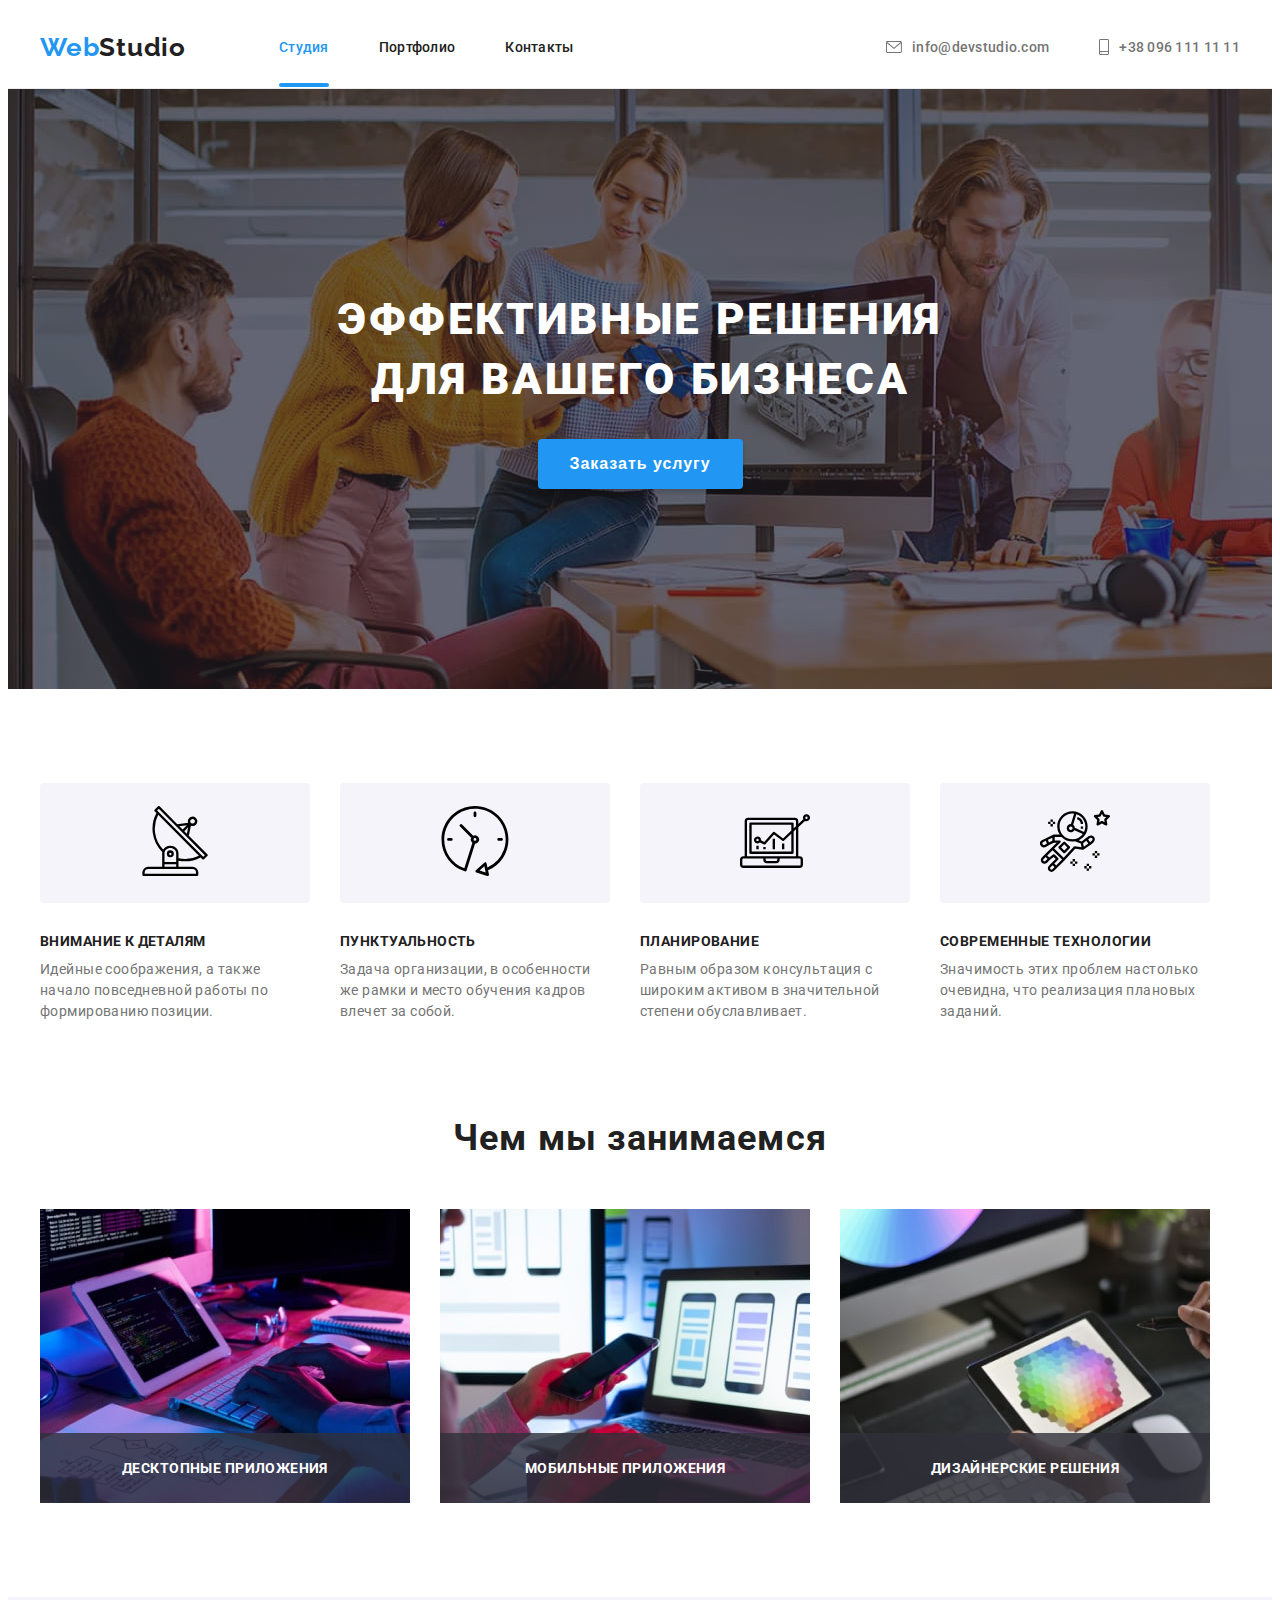
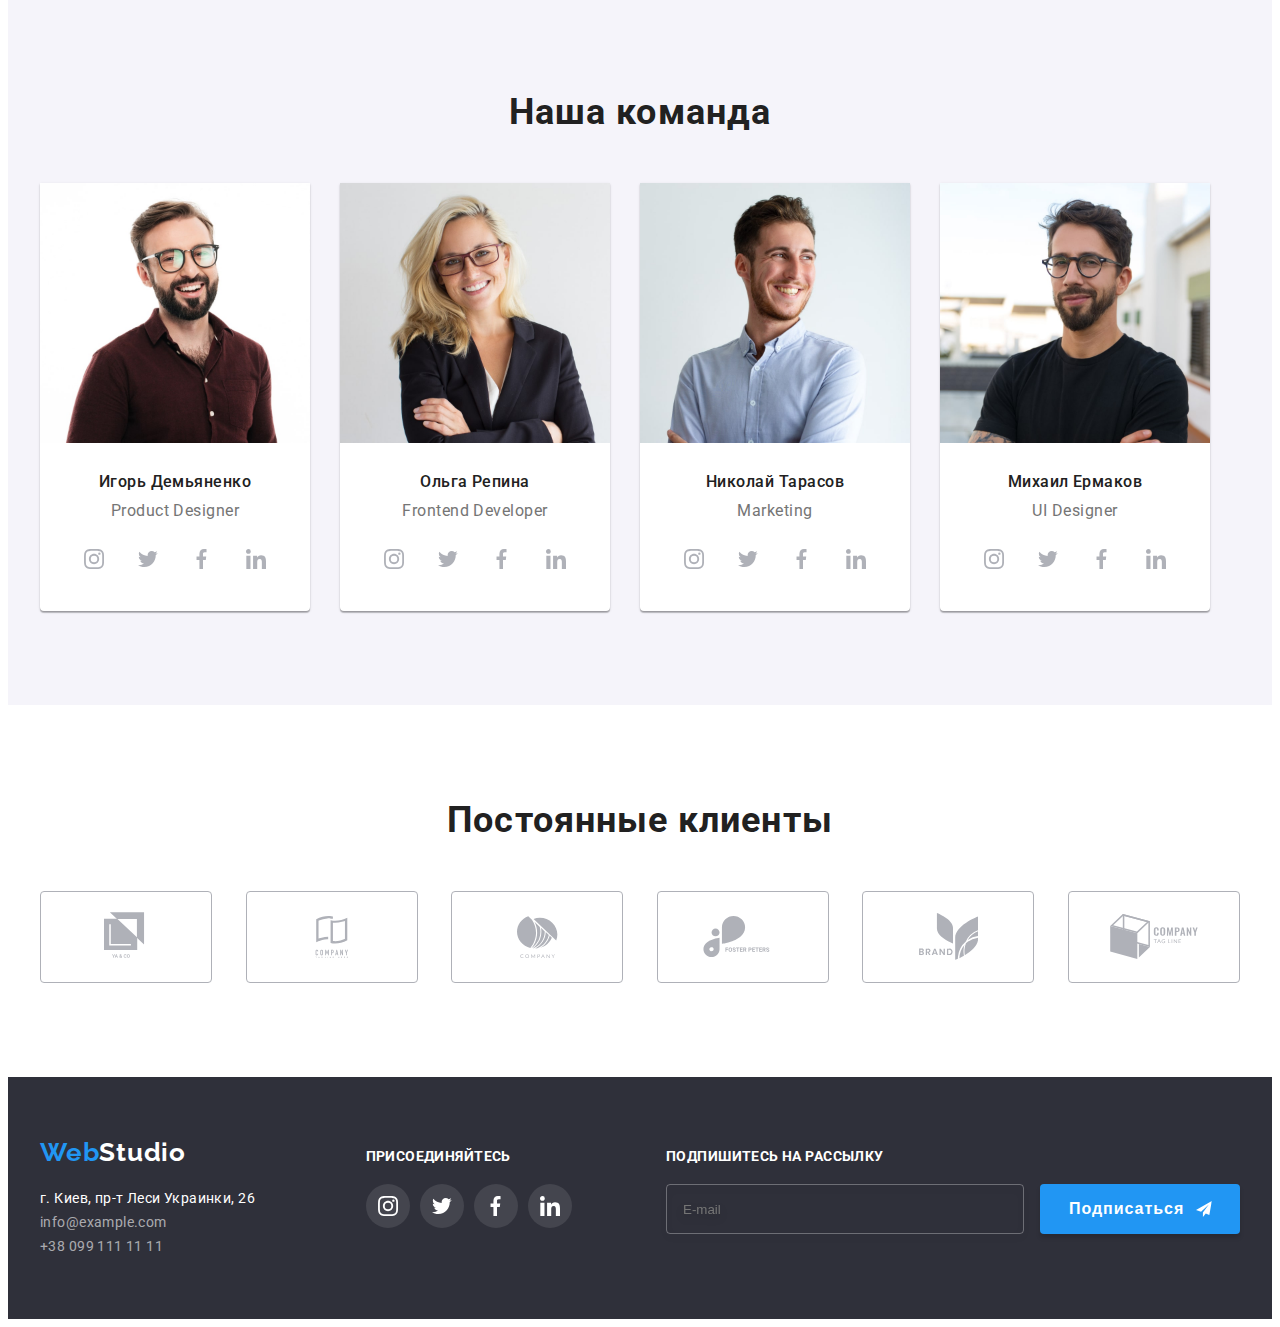
<file: index.html>
<!DOCTYPE html>
<html lang="ru">
<head>
    <meta charset="UTF-8">
    <meta name="viewport" content="width=device-width, initial-scale=1.0">
    <title>Web-Studio</title>
    <link rel="preconnect" href="https://fonts.gstatic.com">
    <link href="https://fonts.googleapis.com/css2?family=Raleway:wght@700&family=Roboto:wght@400;500;700;900&display=swap"
        rel="stylesheet">
    <link rel="stylesheet" href="https://cdnjs.cloudflare.com/ajax/libs/modern-normalize/1.0.0/modern-normalize.min.css"
            integrity="sha512-ISS7cAi1PEhQ8jnbJpJZMd29NlhNj4AWYyLOSp2CE/CsHxTCu+r+t0D2yoJudVrd0/8fTVPUVDzY5Tvli75u/g=="
            crossorigin="anonymous" />
        <link rel="stylesheet" href="./css/main.min.css"/>
    </head>
<body>
    <!--Шапка-->
    <header class="header" >       
        <div class="container">
            <nav class="navigation">
                <a class="logo-color" href="./index.html">Web<span class="logo-header">Studio</span>
                </a>
                <ul class="site-nav">
                    <li class="site-nav-item">
                        <a href="./index.html" class="site-nav-link current">Студия</a></li>
                    <li class="site-nav-item">
                        <a href="./portfolio.html" class="site-nav-link">Портфолио</a></li>
                    <li class="site-nav-item">
                        <a href="#" class="site-nav-link">Контакты</a></li>
                </ul>
                <ul class="contacts">
                    
                    <li class="contact-item"> <a class="contacts-mail" href="mailto:info@devstudio.com"> <svg class="mail-icon" width="16" height="12">
                        <use href="./images/sprite.svg#icon-letter"></use>
                    </svg> info@devstudio.com</a></li>
                    <li class="contact-item"><a class="contacts-tel" href="tel:+380961111111"><svg class="tel-icon" width="10" height="16">
                        <use href="./images/sprite.svg#icon-smartphone"></use>
                    </svg>+38 096 111 11 11</a></li>
                </ul>
            </nav>
        </div>
    </header>
    <main>
    <!--Герой-->
    <section class="hero">
        <div class="container">
        <h1 class="hero-title">Эффективные решения для вашего бизнеса</h1>
        <button class="hero-button" type="button" data-modal-open>Заказать услугу</button>
        </div>
            </section>
            <!--Особенности-->
           <section class="features">
                <div class="container">
                <ul class="features-items">
                    <li class="features-items-link">
                        <div class="features-bg"><a href="#"> <svg class="antenna" width="70" height="70">
                            <use href="./images/sprite.svg#icon-antenna"> </use></svg> </a></div>
                        <h2 class="features-link-title">Внимание к деталям</h2>                        
                        <p class="features-link-text">Идейные соображения, а также начало повседневной работы по формированию позиции.</p>
                    
                    </li>
                    <li class="features-items-link">
                        <div class="features-bg"><a href="#"> <svg class="clock" width="70" height="70">
                                    <use href="./images/sprite.svg#icon-clock"></use>             </svg> </a></div>
                        <h2 class="features-link-title">Пунктуальность</h2>
                        <p class="features-link-text">Задача организации, в особенности же рамки и место обучения кадров влечет за собой.</p>
                    </li>
                    <li class="features-items-link">
                        <div class="features-bg"><a href="#"><svg class="diagram" width="70" height="70">
                                    <use href="./images/sprite.svg#icon-diagram"> </use>
                                </svg> </a></div>
                        <h2 class="features-link-title">Планирование</h2>
                        <p class="features-link-text">Равным образом консультация с широким активом в значительной степени обуславливает.</p>
                    </li>
                    <li class="features-items-link">
                        <div class="features-bg"><a href="#"><svg class="astronaut" width="70" height="70">
                                    <use href="./images/sprite.svg#icon-astronaut"></use>
                                </svg> </a></div>
                        <h2 class="features-link-title">Современные технологии</h2>
                        <p class="features-link-text">Значимость этих проблем настолько очевидна, что реализация плановых заданий.</p>
                    </li>
                </ul>
                </div>
           </section>
           <!--Чем занимаемся-->
           <section class="work">
            <div class="container">
            <h3 class="work-title">Чем мы занимаемся</h3>
            <ul class="work-items">
                <li class="work-link">
                    <img src="./images/comp1.jpg" alt="Создание сайтов" width="370" height="294">
                <p class="work-link-text">Десктопные приложения</p></li>                    
                <li class="work-link">
                    <img src="./images/comp2.jpg" alt="Разработка мобильных приложений" width="370" height="294">
                    <p class="work-link-text">Мобильные приложения</p></li>
                <li class="work-link">
                    <img src="./images/comp3.jpg" alt="Дизайн сайтов" width="370" height="294">
                <p class="work-link-text">Дизайнерские решения</p></li>
            </ul>
            </div>
           </section>
           <!--Наша команда-->
           <section class="team">
            <div class="container">
               <h3 class="team-title">Наша команда</h3>
               <ul class="team-items">
                   <li class="team-link">
                       <div class="team-card">
                       <img src="./images/product-designer.jpg" alt="Игорь Демьяненко" width="270" height="260">
                       <h4 class="team-name">Игорь Демьяненко</h4>
                        <p class="team-position">Product Designer</p>
                        <ul class="social-list">
                            <li class="social-list-item">
                                <a class="social-list-link" href="#"><svg class="icon" width="20" height="20">
                                    <use href="./images/sprite.svg#icon-instagram"></use>
                                </svg></a>
                                </li>
                                <li class="social-list-item">
                                <a class="social-list-link" href="#"><svg class="icon" width="20" height="20">
                                    <use href="./images/sprite.svg#icon-twitter"></use>
                                </svg></a>
                            </li>
                            <li class="social-list-item">
                                <a class="social-list-link" href="#"><svg class="icon" width="20" height="20">
                                    <use href="./images/sprite.svg#icon-facebook"></use>
                                </svg></a>
                            </li>
                            <li class="social-list-item">
                                <a class="social-list-link" href="#"><svg class="icon" width="20" height="20">
                                    <use href="./images/sprite.svg#icon-linkedin"></use>
                                </svg></a>
                                                        </li> 
                        </ul></div>
                    </li>
                    <li class="team-link">
                        <div class="team-card">
                       <img src="./images/frontend-developer.jpg" alt="Ольга Репина" width="270" height="260">
                       <h4 class="team-name">Ольга Репина</h4>
                        <p class="team-position">Frontend Developer</p>
                        <ul class="social-list">
                            <li class="social-list-item">
                                <a class="social-list-link" href="#"><svg class="icon" width="20" height="20">
                                        <use href="./images/sprite.svg#icon-instagram"></use>
                                    </svg></a>
                            </li>
                            <li class="social-list-item">
                                <a class="social-list-link" href="#"><svg class="icon" width="20" height="20">
                                        <use href="./images/sprite.svg#icon-twitter"></use>
                                    </svg></a>
                            </li>
                            <li class="social-list-item">
                                <a class="social-list-link" href="#"><svg class="icon" width="20" height="20">
                                        <use href="./images/sprite.svg#icon-facebook"></use>
                                    </svg></a>
                            </li>
                            <li class="social-list-item">
                                <a class="social-list-link" href="#"><svg class="icon" width="20" height="20">
                                        <use href="./images/sprite.svg#icon-linkedin"></use>
                                    </svg></a>
                                                               </li>
                                                        </ul> </div>
                            </li>
                    <li class="team-link">
                        <div class="team-card">
                       <img src="./images/marketing.jpg" alt="Николай Тарасов" width="270" height="260">
                       <h4 class="team-name">Николай Тарасов</h4>
                        <p class="team-position">Marketing</p>
                        <ul class="social-list">
                            <li class="social-list-item">
                                <a class="social-list-link" href="#"><svg class="icon" width="20" height="20">
                                        <use href="./images/sprite.svg#icon-instagram"></use>
                                    </svg></a>
                            </li>
                            <li class="social-list-item">
                                <a class="social-list-link" href="#"><svg class="icon" width="20" height="20">
                                        <use href="./images/sprite.svg#icon-twitter"></use>
                                    </svg></a>
                            </li>
                            <li class="social-list-item">
                                <a class="social-list-link" href="#"><svg class="icon" width="20" height="20">
                                        <use href="./images/sprite.svg#icon-facebook"></use>
                                    </svg></a>
                            </li>
                            <li class="social-list-item">
                                <a class="social-list-link" href="#"><svg class="icon" width="20" height="20">
                                        <use href="./images/sprite.svg#icon-linkedin"></use>
                                    </svg></a>
                                    </li>
                                    </ul></div>
                                    </li>
                    <li class="team-link">
                        <div class="team-card">
                       <img src="./images/ui-designer.jpg" alt="Михаил Ермаков" width="270" height="260">
                       <h4 class="team-name">Михаил Ермаков</h4>
                        <p class="team-position">UI Designer</p>
                        <ul class="social-list">
                            <li class="social-list-item">
                                <a class="social-list-link" href="#"><svg class="icon" width="20" height="20">
                                        <use href="./images/sprite.svg#icon-instagram"></use>
                                    </svg></a>
                            </li>
                            <li class="social-list-item">
                                <a class="social-list-link" href="#"><svg class="icon" width="20" height="20">
                                        <use href="./images/sprite.svg#icon-twitter"></use>
                                    </svg></a>
                            </li>
                            <li class="social-list-item">
                                <a class="social-list-link" href="#"><svg class="icon" width="20" height="20">
                                        <use href="./images/sprite.svg#icon-facebook"></use>
                                    </svg></a>
                            </li>
                            <li class="social-list-item">
                                <a class="social-list-link" href="#"><svg class="icon" width="20" height="20">
                                        <use href="./images/sprite.svg#icon-linkedin"></use>
                                    </svg></a>
                            </li>
                        </ul>
                    </div>
                    </li>
               </ul>
            </div>
           </section>
        </main>
        <!-- Постоянные клиенты -->
        <section class="clients">
            <div class="container">
                <h3 class="clients-title">Постоянные клиенты</h3>
                <ul class="clients-list">
                                        <li class="clients-item">                        
                            <a class="clients-list-link" href="#">
                                <svg class="icon-1" width="44.27px" height="49.23px">
                                    <use href="./images/sprite.svg#icon-logo-1"></use>
                                </svg>
                            </a>
                                          </li>
                    <li class="clients-item">
                            <a class="clients-list-link" href="#">
                                <svg class="icon-2" width="40px" height="42px">
                                    <use href="./images/sprite.svg#icon-logo-2"></use>
                                </svg>
                            </a></li>
                                            <li class="clients-item">
                                                    <a class="clients-list-link" href="#">
                                <svg class="icon-3" width="41px" height="42.6px">
                                    <use href="./images/sprite.svg#icon-logo-3"></use>
                                </svg>
                            </a>
                                            </li>
                    <li class="clients-item">
                                                    <a class="clients-list-link" href="#">
                                <svg class="icon-4" width="79.66px" height="42.02px">
                                    <use href="./images/sprite.svg#icon-logo-4"></use>
                                </svg>
                            </a>
                                            </li>
                    <li class="clients-item">
                           <a class="clients-list-link" href="#">
                                <svg class="icon-5" width="59px" height="47px">
                                    <use href="./images/sprite.svg#icon-logo-5"></use>
                                </svg>
                            </a>
                                            </li>
                    <li class="clients-item">
                        <a class="clients-list-link" href="#">
                                <svg class="icon-6" width="88.48px" height="45.44px">
                                    <use href="./images/sprite.svg#icon-logo-6"></use>
                                </svg>
                            </a>
                                            </li>
                </ul>
            </div>
        </section>
           <!--Подвал-->
           <footer class="footer-section">
            <div class="container">
                <div class="footer-adress">
                <a class="logo-color" href="./index.html">Web<span class="logo-footer">Studio</span>
                </a>
               <!--Контакты-->
              <address class="contacts-footer">
                <ul class="contacts-footer-list">
                    <li><a class="contacts-footer-link" href="https://goo.gl/maps/oXFUqeDzzRubqZXH6" target="_blank" rel="noopener noreferrer">г. Киев, пр-т Леси Украинки, 26</a></li>
                    <li><a class="contacts-footer-mail" href="mailto:info@example.com">info@example.com</a></li>
                    <li><a class="contacts-footer-tel" href="tel:+380991111111">+38 099 111 11 11</a></li>
                </ul>
              </address>
            </div>
              <!--Социальные сети-->
              <div class="social-footer">
              <p class="footer-social-title">присоединяйтесь</p>
            <ul class="social-list-footer">
                <li class="social-list-item-footer">
                    <a class="social-list-link-footer" href="#"><svg class="icon" width="20" height="20">
                            <use href="./images/sprite.svg#icon-instagram"></use>
                        </svg></a>
                </li>
                <li class="social-list-item-footer">
                    <a class="social-list-link-footer" href="#"><svg class="icon" width="20" height="20">
                            <use href="./images/sprite.svg#icon-twitter"></use>
                        </svg></a>
                </li>
                <li class="social-list-item-footer">
                    <a class="social-list-link-footer" href="#"><svg class="icon" width="20" height="20">
                            <use href="./images/sprite.svg#icon-facebook"></use>
                        </svg></a>
                </li>
                <li class="social-list-item-footer">
                    <a class="social-list-link-footer" href="#"><svg class="icon" width="20" height="20">
                            <use href="./images/sprite.svg#icon-linkedin"></use>
                        </svg></a>
                </li>
            </ul>                
            </div>
            <!-- Подпишитесь -->
            <div class="subscribe-footer">
                <p class="subscribe-footer-title">Подпишитесь на рассылку</p>
                <form action="#" class="subscribe-form">
                    <label class="subscribe-form-field">
                        <input type="email" name="user-mail" class="subscribe-form-input" placeholder="E-mail">
                    </label>
                    <button type="button" class="subscribe-form-btn">Подписаться <svg class="subscribe-icon" width="24" height="24">
                        <use href="./images/sprite.svg#icon-plane"></use>
                    </svg></button>
                </form>
            </div>
            </div>            
           </footer>
           <div class="backdrop is-hidden" data-modal>
               <div class="modal">
                   <button type="button" class="close-btn" data-modal-close>
                    <svg class="icon-btn" width="18" height="18">
                        <use href="./images/sprite.svg#icon-close-black"></use>
                    </svg>
                   </button>
                   <form action="#" class="modal-form">
                       <p class="modal-title">Оставьте свои данные, мы вам перезвоним</p>
                   <label class="modal-form-field">
                    Имя
                    <span class="modal-form-input-wrapper">
                    <input type="text" name="user-name" class="modal-form-input">
                    <svg class="field-icon">
                        <use href="./images/sprite.svg#icon-user"></use>
                    </svg>
                    </span>
                   </label>
                <label class="modal-form-field">
                    Телефон
                    <span class="modal-form-input-wrapper">
                    <input type="tel" name="user-tel" class="modal-form-input">
                    <svg class="field-icon">
                        <use href="./images/sprite.svg#icon-phone"></use>
                    </svg>
                    </span>
                </label>
                <label class="modal-form-field">
                    Почта
                    <span class="modal-form-input-wrapper">
                    <input type="email" name="user-mail" class="modal-form-input">
                    <svg class="field-icon">
                        <use href="./images/sprite.svg#icon-email"></use>
                    </svg>
                    </span>
                </label>
                <label class="modal-form-field">
                    Комментарий
                    <textarea class="modal-form-message" name="user-message" placeholder="Введите текст"></textarea>
                    </label>
                    <input id="modal-user-policy" type="checkbox" name="user-policy" value="accept-policy" class="modal-policy visually-hidden">
                    <label for="modal-user-policy" class="modal-policy-text">Соглашаюсь с рассылкой и принимаю 
                        <a class="policy-text" href="#">Условия договора</a>
                    </label>
                    <button type="submit" class="modal-form-btn">Отправить</button>
                    </form>                 
               </div>
           </div>
        <script src="./js/modal.js"></script>
</body>
</html>
</file>
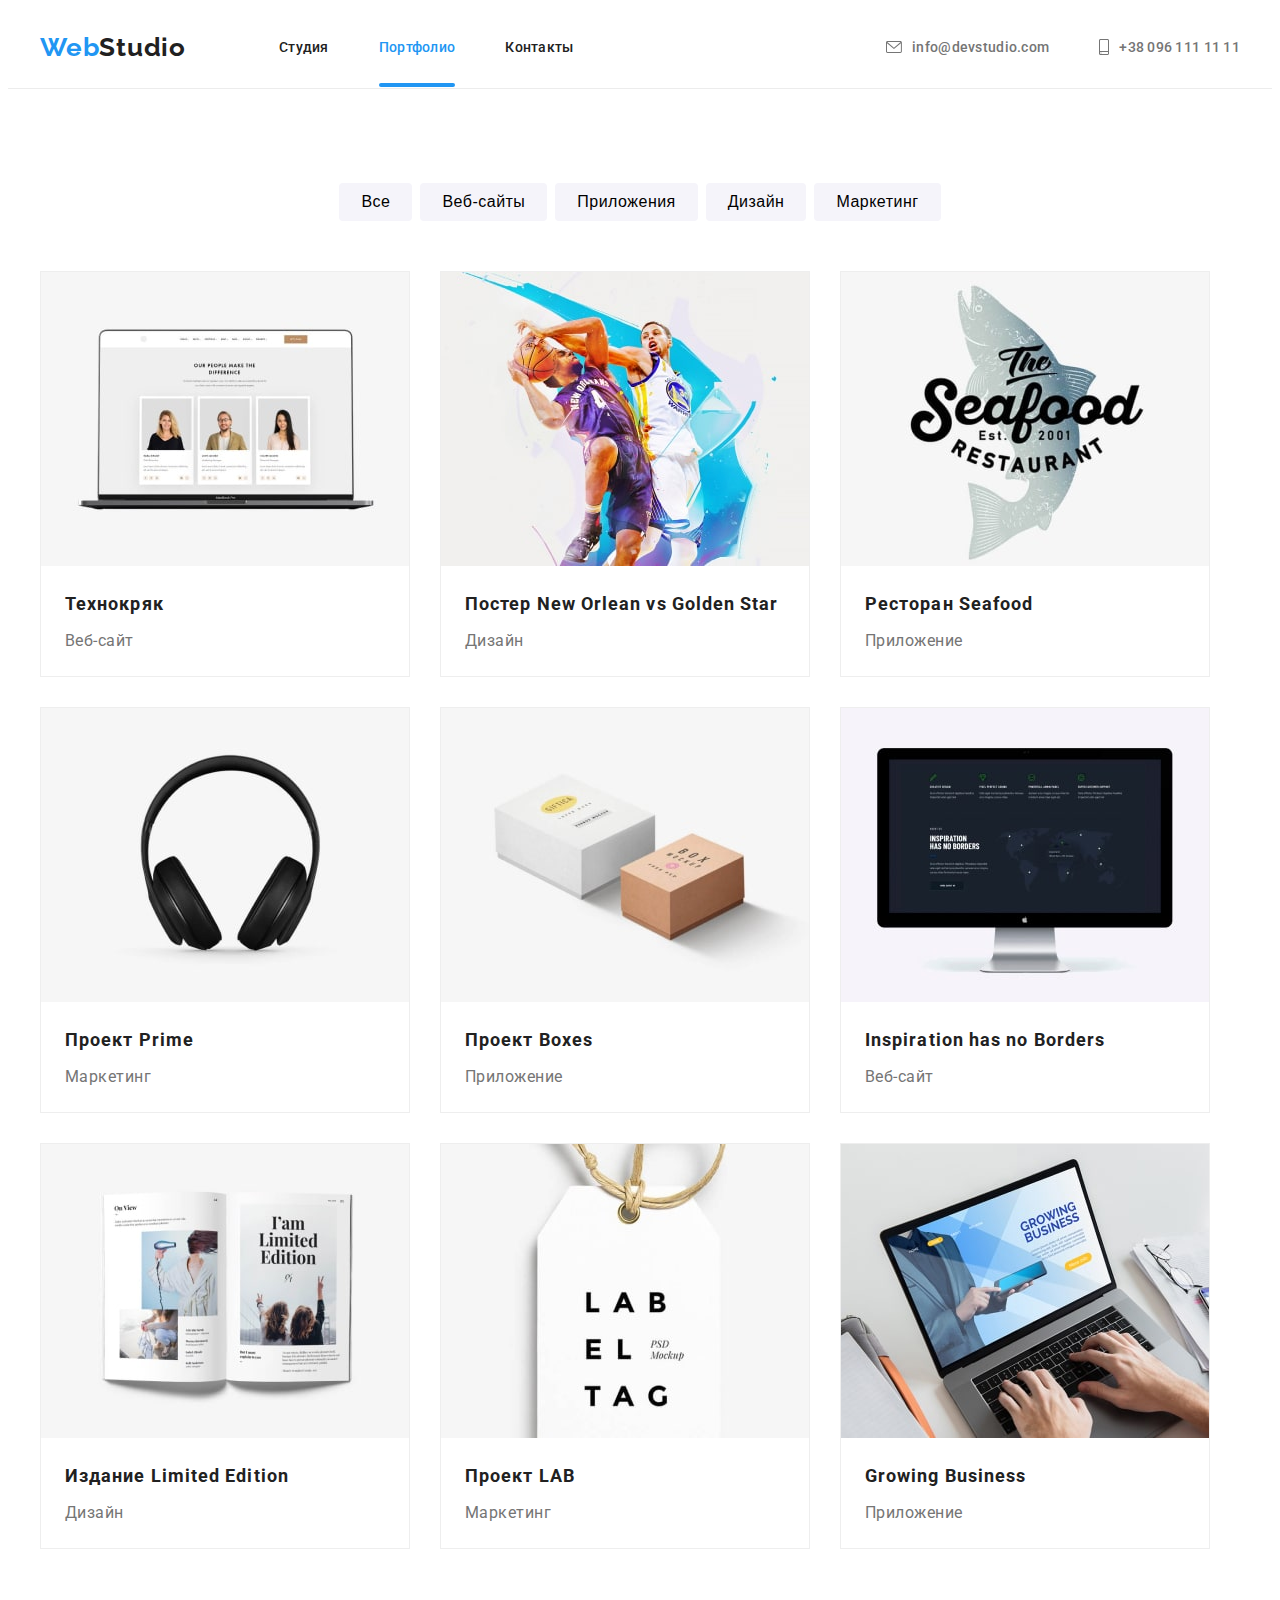
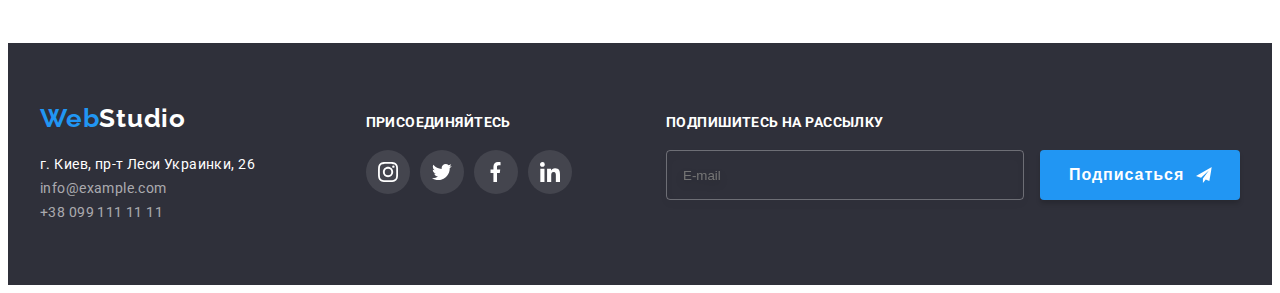
<file: portfolio.html>
<!DOCTYPE html>
<html lang="ru">
<head>
    <meta charset="UTF-8">
    <meta name="viewport" content="width=device-width, initial-scale=1.0">
    <title>Web-Studio</title>
    <link rel="preconnect" href="https://fonts.gstatic.com">
    <link
        href="https://fonts.googleapis.com/css2?family=Raleway:wght@700&family=Roboto:wght@400;500;700;900&display=swap"
        rel="stylesheet">
    <link rel="stylesheet" href="https://cdnjs.cloudflare.com/ajax/libs/modern-normalize/1.0.0/modern-normalize.min.css"
        integrity="sha512-ISS7cAi1PEhQ8jnbJpJZMd29NlhNj4AWYyLOSp2CE/CsHxTCu+r+t0D2yoJudVrd0/8fTVPUVDzY5Tvli75u/g=="
        crossorigin="anonymous" />
        <link rel="stylesheet" href="./css/portfolio.min.css"/>
</head>
<body>
    <!--Шапка-->
    <header class="header">
        <div class="container">
            <nav class="navigation">
                <a class="logo-color" href="./index.html">Web<span class="logo-header">Studio</span>
                </a>
                <ul class="site-nav">
                    <li class="site-nav-item">
                        <a href="./index.html" class="site-nav-link">Студия</a></li>
                    <li class="site-nav-item">
                        <a href="./portfolio.html" class="site-nav-link current">Портфолио</a></li>
                    <li class="site-nav-item">
                        <a href="#" class="site-nav-link">Контакты</a></li>
                </ul>
                <ul class="contacts">
                        <li class="contact-item"> <a class="contacts-mail" href="mailto:info@devstudio.com"> <svg
                                class="mail-icon" width="16" height="12">
                                <use href="./images/sprite.svg#icon-letter"></use>
                            </svg> info@devstudio.com</a></li>
                    <li class="contact-item"><a class="contacts-tel" href="tel:+380961111111"><svg class="tel-icon"
                                width="10" height="16">
                                <use href="./images/sprite.svg#icon-smartphone"></use>
                            </svg>+38 096 111 11 11</a></li>
                </ul>
            </nav>
        </div>
    </header>
    <main>
        <!-- Портфолио -->
        <section class="portfolio">
            <div class="container">
            <h1 class="gallery-name visually-hidden">Portfolio</h1>
            <!-- Навигация портфолио -->
            <nav class="nav-gallery">
                <ul class="nav-gallery-items">
                    <li class="nav-gallery-link"><button type="button" class="btn-gallery">Все</button></li>
                    <li class="nav-gallery-link"><button type="button" class="btn-gallery">Веб-сайты</button></li>
                    <li class="nav-gallery-link"><button type="button" class="btn-gallery">Приложения</button></li>
                    <li class="nav-gallery-link"><button type="button" class="btn-gallery">Дизайн</button></li>
                    <li class="nav-gallery-link"><button type="button" class="btn-gallery">Маркетинг</button></li>
                </ul>
            </nav>
            <!-- Фильтры -->
            
            <ul class="filter">
            <li class="filter-item">
                <a class="filter-link" href="#">
                    <div class="filter-img">
                        <img src="./images/portfolio-img1.jpg" alt="Ноутбук">
                        <p class="overlay">Технокряк это современная площадка распространения коронавируса. Компании используют эту
                            платформу для цифрового шпионажа и атак на защищённые сервера конкурентов.</p>
                    </div>
                    <div class="filter-content">
                    <h2 class="filter-title">Технокряк</h2>
                    <p class="filter-btn-text">Веб-сайт</p>
                    </div>
                </a>
            </li>
                <li class="filter-item">
                    <a class="filter-link" href="#">
                        <div class="filter-img">
                    <img src="./images/portfolio-img2.jpg" alt="Постер с баскетболистами">
                    <p class="overlay">Постер New Orlean vs Golden Star</p>
                    </div>
                    <div class="filter-content">
                    <h2 class="filter-title">Постер New Orlean vs Golden Star</h2>
                    <p class="filter-btn-text">Дизайн</p>
                    </div>
                    </a>
                </li>
                <li class="filter-item">
                    <a class="filter-link" href="#">
                        <div class="filter-img">
                    <img src="./images/portfolio-img3.jpg" alt="Постер рыбного ресторана">
                    <p class="overlay">Ресторан Seafood</p>
                    </div>
                    <div class="filter-content">
                    <h2 class="filter-title">Ресторан Seafood</h2>
                    <p class="filter-btn-text">Приложение</p>
                    </div>
                    </a>
                </li>
                <li class="filter-item">
                    <a class="filter-link" href="#">
                        <div class="filter-img">
                    <img src="./images/portfolio-img4.jpg" alt="Наушники">
                    <p class="overlay">Проект Prime</p>
                    </div>
                    <div class="filter-content">
                    <h2 class="filter-title">Проект Prime</h2>
                    <p class="filter-btn-text">Маркетинг</p>
                    </div>
                    </a>
                </li>
                <li class="filter-item">
                    <a class="filter-link" href="#">
                        <div class="filter-img">
                    <img src="./images/portfolio-img5.jpg" alt="Коробки">
                    <p class="overlay">Проект Boxes</p>
                    </div>
                    <div class="filter-content">
                    <h2 class="filter-title">Проект Boxes</h2>
                    <p class="filter-btn-text">Приложение</p>
                    </div>
                    </a>
                </li>
                <li class="filter-item">
                    <a class="filter-link" href="#">
                        <div class="filter-img">
                    <img src="./images/portfolio-img6.jpg" alt="Монитор">
                    <p class="overlay">Inspiration has no Borders</p>
                    </div>
                    <div class="filter-content">
                    <h2 class="filter-title">Inspiration has no Borders</h2>
                    <p class="filter-btn-text">Веб-сайт</p>
                    </div>
                    </a>
                </li>
                <li class="filter-item">
                    <a class="filter-link" href="#">
                        <div class="filter-img">
                    <img src="./images/portfolio-img7.jpg" alt="Журнал">
                    <p class="overlay">Издание Limited Edition</p>
                    </div>
                    <div class="filter-content">
                    <h2 class="filter-title">Издание Limited Edition</h2>
                    <p class="filter-btn-text">Дизайн</p>
                    </div>
                    </a>                    
                </li>
                <li class="filter-item">
                    <a class="filter-link" href="#">
                        <div class="filter-img">
                    <img src="./images/portfolio-img8.jpg" alt="Этикетка">
                    <p class="overlay">Проект LAB</p>
                    </div>
                    <div class="filter-content">
                    <h2 class="filter-title">Проект LAB</h2>
                    <p class="filter-btn-text">Маркетинг</p>
                    </div>
                    </a>
                </li>
                <li class="filter-item">
                    <a class="filter-link" href="#">
                        <div class="filter-img">
                    <img src="./images/portfolio-img9.jpg" alt="Экран ноутбука">
                    <p class="overlay">Growing Business</p>
                    </div>
                    <div class="filter-content">
                    <h2 class="filter-title">Growing Business</h2>
                    <p class="filter-btn-text">Приложение</p>
                    </div>
                    </a>
                </li>
            </ul>
            </div>
        </section>
    </main>
        <footer class="footer-section">
            <div class="container">
                <div class="footer-adress">
                    <a class="logo-color" href="./index.html">Web<span class="logo-footer">Studio</span>
                    </a>
                    <!--Контакты-->
                    <address class="contacts-footer">
                        <ul class="contacts-footer-list">
                            <li><a class="contacts-footer-link" href="https://goo.gl/maps/oXFUqeDzzRubqZXH6" target="_blank"
                                    rel="noopener noreferrer">г. Киев, пр-т Леси Украинки, 26</a></li>
                            <li><a class="contacts-footer-mail" href="mailto:info@example.com">info@example.com</a></li>
                            <li><a class="contacts-footer-tel" href="tel:+380991111111">+38 099 111 11 11</a></li>
                        </ul>
                    </address>
                </div>
                <!--Социальные сети-->
                <div class="social-footer">
                    <h4 class="footer-social-title">присоединяйтесь</h4>
                    <ul class="social-list-footer">
                        <li class="social-list-item-footer">
                            <a class="social-list-link-footer" href="#"><svg class="icon" width="20" height="20">
                                    <use href="./images/sprite.svg#icon-instagram"></use>
                                </svg></a>
                        </li>
                        <li class="social-list-item-footer">
                            <a class="social-list-link-footer" href="#"><svg class="icon" width="20" height="20">
                                    <use href="./images/sprite.svg#icon-twitter"></use>
                                </svg></a>
                        </li>
                        <li class="social-list-item-footer">
                            <a class="social-list-link-footer" href="#"><svg class="icon" width="20" height="20">
                                    <use href="./images/sprite.svg#icon-facebook"></use>
                                </svg></a>
                        </li>
                        <li class="social-list-item-footer">
                            <a class="social-list-link-footer" href="#"><svg class="icon" width="20" height="20">
                                    <use href="./images/sprite.svg#icon-linkedin"></use>
                                </svg></a>
                        </li>
                    </ul>
                        </div>
                        <!-- Подпишитесь -->
                        <div class="subscribe-footer">
                            <p class="subscribe-footer-title">Подпишитесь на рассылку</p>
                            <form action="#" class="subscribe-form">
                                <label class="subscribe-form-field">
                                    <input type="email" name="user-mail" class="subscribe-form-input" placeholder="E-mail">
                                </label>
                                <button type="button" class="subscribe-form-btn">Подписаться
                                    <svg class="subscribe-icon" width="24" height="24">
                                        <use href="./images/sprite.svg#icon-plane"></use>
                                    </svg>
                                </button>
                            </form>
                        </div>
            </div>
        </footer>
        </body>        
        </html>
</file>
<file: css/main.min.css>
.visually-hidden{position:absolute !important;clip:rect(1px 1px 1px 1px);clip:rect(1px, 1px, 1px, 1px);padding:0 !important;border:0 !important;height:1px !important;width:1px !important;overflow:hidden}body{font-family:"Roboto", sans-serif;background-color:#ffffff;color:#212121}.a{text-decoration:none}ul{margin:0;padding:0;list-style:none}h1,h2,h3,h4,h5,h6{margin:0}p{margin:0}img{display:block}.container{width:1200px;padding:0 15px;margin:0 auto}.header{display:flex;align-items:center;padding-top:24px;padding-bottom:25px;border-bottom:1px solid #ececec}.header .contacts{display:flex;margin-left:auto}.mail-icon,.tel-icon{fill:#757575;margin-right:10px;transition:fill 250ms cubic-bezier(0.4, 0, 0.2, 1)}.contacts-mail:hover .mail-icon,.contacts-mail:focus .mail-icon,.contacts-tel:hover .tel-icon,.contacts-tel:focus .tel-icon{fill:currentColor}.contacts-mail,.contacts-tel{display:flex;align-items:center;font-weight:500;font-size:14px;line-height:1.172;letter-spacing:0.02em;color:#757575;text-decoration:none;transition:color 250ms cubic-bezier(0.4, 0, 0.2, 1)}.contacts-mail:hover,.contacts-mail :focus,.contacts-tel:hover,.contacts-tel :focus{color:#2196f3}.navigation{display:flex;align-items:center}.site-nav{display:flex}.site-nav .current{color:#2196f3}.site-nav-item:not(:last-child){margin-right:50px}.contact-item:not(:last-child){margin-right:50px}.site-nav-link{position:relative;display:block;font-weight:500;font-size:14px;line-height:1.172;letter-spacing:0.02em;text-decoration:none;color:#212121;transition:color 250ms cubic-bezier(0.4, 0, 0.2, 1)}.site-nav-link:hover,.site-nav-link :focus{color:#2196f3}.current::after{position:absolute;display:block;content:"";width:100%;height:4px;bottom:-32px;left:0px;border-radius:2px;background-color:#2196f3}.footer-section{padding-top:60px;padding-bottom:60px;background-color:#2f303a}.footer-section .container{display:flex;align-items:baseline;justify-content:space-between}.footer-adress{width:231px;align-items:baseline}.social-footer{width:206px;align-items:baseline}.social-list-footer{display:flex;justify-content:space-between}.social-list-footer .icon{fill:#fff;transition:fill 250ms cubic-bezier(0.4, 0, 0.2, 1)}.social-list-item-footer{justify-content:space-between}.contacts-footer-list{padding-top:20px;max-width:231px;font-weight:400;font-size:14px;line-height:1.714;letter-spacing:0.03em;font-style:normal}.contacts-footer-link{color:#fff;text-decoration:none;transition:color 250ms cubic-bezier(0.4, 0, 0.2, 1)}.contacts-footer-link:hover,.contacts-footer-link :focus{color:#2196f3}.contacts-footer-mail,.contacts-footer-tel{color:rgba(255,255,255,0.6);text-decoration:none;transition:color 250ms cubic-bezier(0.4, 0, 0.2, 1)}.contacts-footer-mail:hover,.contacts-footer-mail :focus,.contacts-footer-tel:hover,.contacts-footer-tel :focus{color:#2196f3}.footer-social-title{font-weight:700;font-size:14px;line-height:1.143;letter-spacing:0.03em;text-transform:uppercase;color:#fff;margin-bottom:20px}.social-list-link-footer{display:flex;justify-content:center;align-items:center;width:44px;height:44px;border-radius:50%;background-color:rgba(255,255,255,0.1);transition:background-color 250ms cubic-bezier(0.4, 0, 0.2, 1)}.social-list-link-footer:hover,.social-list-link-footer :focus{background-color:#2196f3}.social-list-link-footer:hover .icon,.social-list-link-footer:focus .icon{fill:#fff}.subscribe-footer{align-items:baseline}.subscribe-footer-title{width:219px;font-weight:700;font-size:14px;line-height:1.143;letter-spacing:0.03em;text-transform:uppercase;color:#fff;margin-bottom:20px}.subscribe-form-input{width:358px;height:50px;padding-left:16px;border:1px solid rgba(255,255,255,0.3);box-sizing:border-box;filter:drop-shadow(0px 4px 4px rgba(0,0,0,0.15));border-radius:4px;background-color:transparent;margin-right:12px}.subscribe-form-btn{display:inline-flex;align-items:center;justify-content:center;width:200px;border:none;border-radius:4px;box-shadow:0px 4px 4px rgba(0,0,0,0.15);font-weight:700;font-size:16px;line-height:1.875;letter-spacing:0.06em;padding:10px 28px 10px 29px;background-color:#2196f3;color:#fff;text-align:left}.subscribe-icon{fill:#fff;margin-left:12px}.logo-color{font-family:"Raleway",sans-serif;font-weight:700;font-size:26px;line-height:1.174;letter-spacing:0.03em;color:#2196f3;text-decoration:none}.header .logo-color{margin-right:93px}.logo-header{color:#212121}.logo-footer{color:#fff}.hero{display:flex;justify-content:center;align-items:center;text-align:center;background-color:#2f303a;background-image:linear-gradient(rgba(47,48,58,0.4), rgba(47,48,58,0.4)),url("../images/hero.jpg");background-repeat:no-repeat;background-size:cover}.hero-title{width:696px;margin-top:200px;margin-left:auto;margin-right:auto;font-weight:900;font-size:44px;line-height:1.364;letter-spacing:0.06em;text-transform:uppercase;color:#fff}.hero-button{display:block;margin-top:30px;margin-bottom:200px;margin-left:auto;margin-right:auto;min-width:200px;border:none;border-radius:4px;font-weight:700;font-size:16px;line-height:1.875;letter-spacing:0.06em;background-color:#2196f3;color:#fff;box-shadow:0px 4px 4px rgba(0,0,0,0.15);cursor:pointer;padding:10px 32px;transition:background-color 250ms cubic-bezier(0.4, 0, 0.2, 1)}.hero-button:hover,.hero-button :focus{background-color:#188ce8}.features{min-height:101px;padding-bottom:94px;padding-top:94px}.features-items{display:flex}.features-items-link{width:270px}.features-items-link:not(:last-child){margin-right:30px}.features-bg{display:flex;justify-content:center;align-items:center;min-height:120px;margin-bottom:30px;background-color:#f5f4fa;border-radius:4px}.features-link-title{font-weight:700;font-size:14px;line-height:1.172;letter-spacing:0.03em;text-transform:uppercase}.features-link-text{padding-top:10px;font-weight:400;font-size:14px;line-height:1.52;letter-spacing:0.03em;color:#757575}.work-title,.team-title,.clients-title{margin-bottom:50px;font-weight:700;font-size:36px;line-height:1.172;text-align:center;letter-spacing:0.03em}.work{display:flex;padding-bottom:94px}.work-items{display:flex}.work-link{position:relative}.work-link:not(:last-child){margin-right:30px}.work-link-text{position:absolute;bottom:0;left:0;right:0;padding-top:27px;padding-bottom:27px;background-color:rgba(47,48,58,0.8);color:#fff;font-weight:700;font-size:14px;line-height:1.172;text-align:center;letter-spacing:0.03em;text-transform:uppercase}.team{display:flex;padding-top:94px;padding-bottom:94px;background-color:#f5f4fa}.team-name{padding-top:30px;padding-bottom:10px;font-weight:500;font-size:16px;line-height:1.172;text-align:center;letter-spacing:0.03em}.team-items{display:flex}.team-card{background-color:#fff;padding-bottom:30px;box-shadow:0px 1px 3px rgba(0,0,0,0.12),0px 1px 1px rgba(0,0,0,0.14),0px 2px 1px rgba(0,0,0,0.2);border-radius:0px 0px 4px 4px}.team-link:not(:last-child){margin-right:30px}.team-position{font-weight:400;font-size:16px;line-height:1.172;text-align:center;letter-spacing:0.03em;color:#757575}.social-list{display:flex;justify-content:space-between;margin-right:32px;margin-left:32px;margin-top:16px}.social-list .icon{fill:#afb1b8;transition:fill 250ms cubic-bezier(0.4, 0, 0.2, 1)}.social-list-link{display:flex;justify-content:center;align-items:center;width:44px;height:44px;border-radius:50%;background-color:#fff;transition:background-color 250ms cubic-bezier(0.4, 0, 0.2, 1)}.social-list-link:hover,.social-list-link :focus{background-color:#2196f3}.social-list-link:hover .icon,.social-list-link :focus .icon{fill:#fff}.clients{display:flex;padding-top:94px;padding-bottom:94px}.clients-list{display:flex;justify-content:space-between}.clients-list-link{display:flex;justify-content:center;align-items:center;color:#afb1b8;border:1px solid #afb1b8;border-radius:4px;width:170px;height:90px;transition:border-color 250ms cubic-bezier(0.4, 0, 0.2, 1),color 250ms cubic-bezier(0.4, 0, 0.2, 1)}.clients-list-link:hover,.clients-list-link :focus{color:#2196f3;border-color:#2196f3}.clients-list-link:hover :not(:last-child),.clients-list-link :focus :not(:last-child){margin-right:30px}.clients-list .icon-1,.icon-2,.icon-3,.icon-4,.icon-5,.icon-6{fill:currentColor}.backdrop{position:fixed;top:0;left:0;width:100%;height:100%;background:rgba(0,0,0,0.2);opacity:1;transition:opacity 250ms cubic-bezier(0.4, 0, 0.2, 1)}.backdrop.is-hidden{opacity:0;pointer-events:none}.modal{padding:40px;position:absolute;width:528px;height:581px;left:50%;top:50%;transform:translate(-50%, -50%) scaleY(1);transition:transform 250ms cubic-bezier(0.4, 0, 0.2, 1);background:#fff;box-shadow:0px 1px 3px rgba(0,0,0,0.12),0px 1px 1px rgba(0,0,0,0.14),0px 2px 1px rgba(0,0,0,0.2);border-radius:4px}.backdrop.is-hidden .modal{transform:translate(-50%, -50%) scaleY(0.1)}.close-btn{position:absolute;top:8px;right:8px;width:30px;height:30px;background-color:#fff;border:1px solid rgba(0,0,0,0.1);border-radius:50%;cursor:pointer}.icon-btn{display:block;justify-content:center;align-items:center;transition:fill 250ms cubic-bezier(0.4, 0, 0.2, 1)}.icon-btn:hover{fill:#2196f3}.modal-form{display:flex;flex-direction:column}.modal-title{font-size:20px;font-weight:700;line-height:1.15;letter-spacing:0.03em;text-align:center;margin-bottom:12px}.modal-form-field{margin-bottom:10px;font-weight:400;font-size:12px;line-height:1.167;letter-spacing:0.01em;color:#757575}.modal-form-input-wrapper{position:relative;display:block;margin-top:4px}.modal-form-input{width:100%;height:40px;border:1px solid rgba(33,33,33,0.2);border-radius:4px;padding-left:42px;transition:border-color 250ms cubic-bezier(0.4, 0, 0.2, 1)}.modal-form-input:focus{outline:none;border-color:#2196f3}.modal-form-input:focus+.field-icon{fill:#2196f3}.field-icon{position:absolute;top:50%;left:12px;transform:translateY(-50%);display:block;width:18px;height:18px;transition:fill 250ms cubic-bezier(0.4, 0, 0.2, 1)}.modal-policy-text{font-weight:400;font-size:14px;line-height:1.714;letter-spacing:0.03em;color:#757575;margin-bottom:30px;margin-top:10px}.modal-policy-text::before{content:"";display:inline-block;width:16px;height:15px;border:1px solid #212121;border-radius:2px;margin-right:7px}.modal-policy:checked+.modal-policy-text::before{background-image:url("../images/icon-check.svg");border:none}.modal-form-message{width:100%;height:120px;border:1px solid rgba(33,33,33,0.2);border-radius:4px;padding:12px 16px;margin-top:4px;resize:none;transition:border-color 250ms cubic-bezier(0.4, 0, 0.2, 1)}.modal-form-message:focus{outline:none;border-color:#2196f3}.policy-text{color:#2196f3}.modal-form-btn{display:block;margin:0 auto;width:200px;border:none;border-radius:4px;font-weight:700;font-size:16px;line-height:1.875;letter-spacing:0.06em;text-align:center;padding-top:10px;padding-bottom:10px;background-color:#2196f3;color:#fff;box-shadow:0px 4px 4px rgba(0,0,0,0.15);cursor:pointer;transition:background-color 250ms cubic-bezier(0.4, 0, 0.2, 1)}.modal-form-btn:hover,.modal-form-btn :focus{background-color:#188ce8}
/*# sourceMappingURL=main.min.css.map */
</file>
<file: css/portfolio.min.css>
.visually-hidden{position:absolute !important;clip:rect(1px 1px 1px 1px);clip:rect(1px, 1px, 1px, 1px);padding:0 !important;border:0 !important;height:1px !important;width:1px !important;overflow:hidden}body{font-family:"Roboto", sans-serif;background-color:#ffffff;color:#212121}.a{text-decoration:none}ul{margin:0;padding:0;list-style:none}h1,h2,h3,h4,h5,h6{margin:0}p{margin:0}img{display:block}.container{width:1200px;padding:0 15px;margin:0 auto}.header{display:flex;align-items:center;padding-top:24px;padding-bottom:25px;border-bottom:1px solid #ececec}.header .contacts{display:flex;margin-left:auto}.mail-icon,.tel-icon{fill:#757575;margin-right:10px;transition:fill 250ms cubic-bezier(0.4, 0, 0.2, 1)}.contacts-mail:hover .mail-icon,.contacts-mail:focus .mail-icon,.contacts-tel:hover .tel-icon,.contacts-tel:focus .tel-icon{fill:currentColor}.contacts-mail,.contacts-tel{display:flex;align-items:center;font-weight:500;font-size:14px;line-height:1.172;letter-spacing:0.02em;color:#757575;text-decoration:none;transition:color 250ms cubic-bezier(0.4, 0, 0.2, 1)}.contacts-mail:hover,.contacts-mail :focus,.contacts-tel:hover,.contacts-tel :focus{color:#2196f3}.navigation{display:flex;align-items:center}.site-nav{display:flex}.site-nav .current{color:#2196f3}.site-nav-item:not(:last-child){margin-right:50px}.contact-item:not(:last-child){margin-right:50px}.site-nav-link{position:relative;display:block;font-weight:500;font-size:14px;line-height:1.172;letter-spacing:0.02em;text-decoration:none;color:#212121;transition:color 250ms cubic-bezier(0.4, 0, 0.2, 1)}.site-nav-link:hover,.site-nav-link :focus{color:#2196f3}.current::after{position:absolute;display:block;content:"";width:100%;height:4px;bottom:-32px;left:0px;border-radius:2px;background-color:#2196f3}.footer-section{padding-top:60px;padding-bottom:60px;background-color:#2f303a}.footer-section .container{display:flex;align-items:baseline;justify-content:space-between}.footer-adress{width:231px;align-items:baseline}.social-footer{width:206px;align-items:baseline}.social-list-footer{display:flex;justify-content:space-between}.social-list-footer .icon{fill:#fff;transition:fill 250ms cubic-bezier(0.4, 0, 0.2, 1)}.social-list-item-footer{justify-content:space-between}.contacts-footer-list{padding-top:20px;max-width:231px;font-weight:400;font-size:14px;line-height:1.714;letter-spacing:0.03em;font-style:normal}.contacts-footer-link{color:#fff;text-decoration:none;transition:color 250ms cubic-bezier(0.4, 0, 0.2, 1)}.contacts-footer-link:hover,.contacts-footer-link :focus{color:#2196f3}.contacts-footer-mail,.contacts-footer-tel{color:rgba(255,255,255,0.6);text-decoration:none;transition:color 250ms cubic-bezier(0.4, 0, 0.2, 1)}.contacts-footer-mail:hover,.contacts-footer-mail :focus,.contacts-footer-tel:hover,.contacts-footer-tel :focus{color:#2196f3}.footer-social-title{font-weight:700;font-size:14px;line-height:1.143;letter-spacing:0.03em;text-transform:uppercase;color:#fff;margin-bottom:20px}.social-list-link-footer{display:flex;justify-content:center;align-items:center;width:44px;height:44px;border-radius:50%;background-color:rgba(255,255,255,0.1);transition:background-color 250ms cubic-bezier(0.4, 0, 0.2, 1)}.social-list-link-footer:hover,.social-list-link-footer :focus{background-color:#2196f3}.social-list-link-footer:hover .icon,.social-list-link-footer:focus .icon{fill:#fff}.subscribe-footer{align-items:baseline}.subscribe-footer-title{width:219px;font-weight:700;font-size:14px;line-height:1.143;letter-spacing:0.03em;text-transform:uppercase;color:#fff;margin-bottom:20px}.subscribe-form-input{width:358px;height:50px;padding-left:16px;border:1px solid rgba(255,255,255,0.3);box-sizing:border-box;filter:drop-shadow(0px 4px 4px rgba(0,0,0,0.15));border-radius:4px;background-color:transparent;margin-right:12px}.subscribe-form-btn{display:inline-flex;align-items:center;justify-content:center;width:200px;border:none;border-radius:4px;box-shadow:0px 4px 4px rgba(0,0,0,0.15);font-weight:700;font-size:16px;line-height:1.875;letter-spacing:0.06em;padding:10px 28px 10px 29px;background-color:#2196f3;color:#fff;text-align:left}.subscribe-icon{fill:#fff;margin-left:12px}.logo-color{font-family:"Raleway",sans-serif;font-weight:700;font-size:26px;line-height:1.174;letter-spacing:0.03em;color:#2196f3;text-decoration:none}.header .logo-color{margin-right:93px}.logo-header{color:#212121}.logo-footer{color:#fff}.portfolio{display:flex;align-items:center;margin-top:94px;margin-bottom:94px}.nav-gallery{display:flex;justify-content:center;margin-bottom:34px}.nav-gallery-items{display:flex;padding-bottom:16px}.nav-gallery-link{display:flex}.nav-gallery-link:not(:last-child){margin-right:8px}.btn-gallery{display:block;border:none;border-radius:4px;padding:6px 22px;min-height:38px;font-weight:500;font-size:16px;line-height:1.625px;text-align:center;letter-spacing:0.03em;background-color:#f5f4fa;cursor:pointer;transition:background-color 250ms cubic-bezier(0.4, 0, 0.2, 1),color 250ms cubic-bezier(0.4, 0, 0.2, 1)}.btn-gallery:hover,.btn-gallery :focus{background-color:#2196f3;color:#fff}.filter{display:flex;flex-wrap:wrap}.filter-item{width:370px;margin-right:30px;margin-bottom:30px}.filter-item:nth-child(3n){margin-right:0}.filter-item:nth-last-child(-n+3){margin-bottom:0}.filter-img{position:relative;overflow:hidden}.filter-content{padding:20px 24px}.filter-title{margin-bottom:4px;font-weight:700;font-size:18px;line-height:2;letter-spacing:0.06em;color:#212121}.filter-btn-text{font-weight:400;font-size:16px;line-height:1.875;letter-spacing:0.03em;color:#757575}.overlay{position:absolute;top:0;left:0;width:100%;height:100%;padding:63px 24px;background-color:rgba(33,150,243,0.9);font-weight:400;font-size:18px;line-height:1.556;letter-spacing:0.03em;color:#fff;transition:transform 250ms cubic-bezier(0.4, 0, 0.2, 1);transform:translateY(100%)}.filter-link:hover .overlay,.filter-link:focus .overlay{transform:translateY(0%)}.filter-link{display:block;text-decoration:none;border:1px solid #eeeeee;transition:box-shadow 250ms cubic-bezier(0.4, 0, 0.2, 1)}.filter-link:hover,.filter-link :focus{box-shadow:0px 1px 1px rgba(0,0,0,0.12),0px 4px 4px rgba(0,0,0,0.06),1px 4px 6px rgba(0,0,0,0.16)}.backdrop{position:fixed;top:0;left:0;width:100%;height:100%;background:rgba(0,0,0,0.2);opacity:1;transition:opacity 250ms cubic-bezier(0.4, 0, 0.2, 1)}.backdrop.is-hidden{opacity:0;pointer-events:none}.modal{padding:40px;position:absolute;width:528px;height:581px;left:50%;top:50%;transform:translate(-50%, -50%) scaleY(1);transition:transform 250ms cubic-bezier(0.4, 0, 0.2, 1);background:#fff;box-shadow:0px 1px 3px rgba(0,0,0,0.12),0px 1px 1px rgba(0,0,0,0.14),0px 2px 1px rgba(0,0,0,0.2);border-radius:4px}.backdrop.is-hidden .modal{transform:translate(-50%, -50%) scaleY(0.1)}.close-btn{position:absolute;top:8px;right:8px;width:30px;height:30px;background-color:#fff;border:1px solid rgba(0,0,0,0.1);border-radius:50%;cursor:pointer}.icon-btn{display:block;justify-content:center;align-items:center;transition:fill 250ms cubic-bezier(0.4, 0, 0.2, 1)}.icon-btn:hover{fill:#2196f3}.modal-form{display:flex;flex-direction:column}.modal-title{font-size:20px;font-weight:700;line-height:1.15;letter-spacing:0.03em;text-align:center;margin-bottom:12px}.modal-form-field{margin-bottom:10px;font-weight:400;font-size:12px;line-height:1.167;letter-spacing:0.01em;color:#757575}.modal-form-input-wrapper{position:relative;display:block;margin-top:4px}.modal-form-input{width:100%;height:40px;border:1px solid rgba(33,33,33,0.2);border-radius:4px;padding-left:42px;transition:border-color 250ms cubic-bezier(0.4, 0, 0.2, 1)}.modal-form-input:focus{outline:none;border-color:#2196f3}.modal-form-input:focus+.field-icon{fill:#2196f3}.field-icon{position:absolute;top:50%;left:12px;transform:translateY(-50%);display:block;width:18px;height:18px;transition:fill 250ms cubic-bezier(0.4, 0, 0.2, 1)}.modal-policy-text{font-weight:400;font-size:14px;line-height:1.714;letter-spacing:0.03em;color:#757575;margin-bottom:30px;margin-top:10px}.modal-policy-text::before{content:"";display:inline-block;width:16px;height:15px;border:1px solid #212121;border-radius:2px;margin-right:7px}.modal-policy:checked+.modal-policy-text::before{background-image:url("../images/icon-check.svg");border:none}.modal-form-message{width:100%;height:120px;border:1px solid rgba(33,33,33,0.2);border-radius:4px;padding:12px 16px;margin-top:4px;resize:none;transition:border-color 250ms cubic-bezier(0.4, 0, 0.2, 1)}.modal-form-message:focus{outline:none;border-color:#2196f3}.policy-text{color:#2196f3}.modal-form-btn{display:block;margin:0 auto;width:200px;border:none;border-radius:4px;font-weight:700;font-size:16px;line-height:1.875;letter-spacing:0.06em;text-align:center;padding-top:10px;padding-bottom:10px;background-color:#2196f3;color:#fff;box-shadow:0px 4px 4px rgba(0,0,0,0.15);cursor:pointer;transition:background-color 250ms cubic-bezier(0.4, 0, 0.2, 1)}.modal-form-btn:hover,.modal-form-btn :focus{background-color:#188ce8}
/*# sourceMappingURL=portfolio.min.css.map */
</file>
